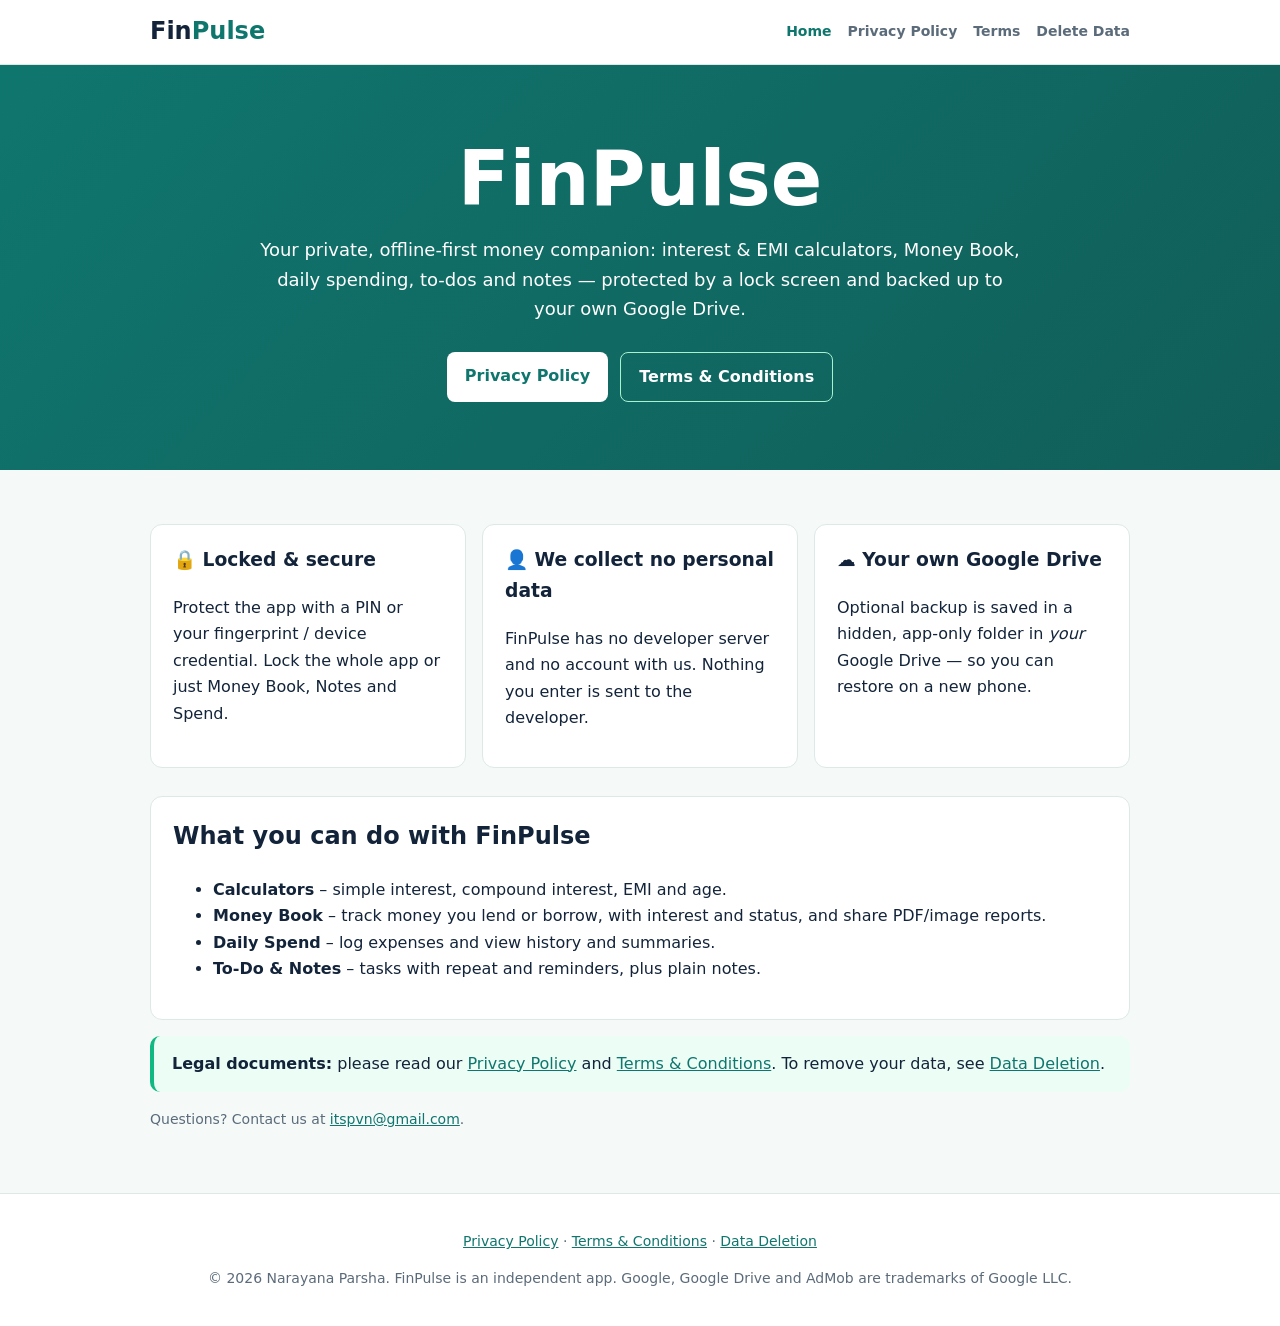
<file: index.html>
<!DOCTYPE html>
<html lang="en">
<head>
<meta charset="utf-8">
<meta name="viewport" content="width=device-width, initial-scale=1">
<title>FinPulse – Private Finance App</title>
<meta name="description" content="FinPulse: private, offline-first finance app with lock screen and Google Drive backup. Privacy Policy and Terms.">
<link rel="icon" href="favicon.svg" type="image/svg+xml">
<meta name="google-site-verification" content="RslK-AcohE0uaUzPrmhA1FlvrIW7TJWwScxDpN1WVqI" />
<link rel="stylesheet" href="assets/style.css">
</head>
<body>
<header class="site"><div class="wrap">
<a class="logo" href="index.html">Fin<span>Pulse</span></a>
<nav>
<a href="index.html" class="on">Home</a>
<a href="privacy-policy.html">Privacy Policy</a>
<a href="terms-and-conditions.html">Terms</a>
<a href="data-deletion.html">Delete Data</a>
</nav></div></header>
<section class="hero">
<h1>FinPulse</h1>
<p>Your private, offline-first money companion: interest &amp; EMI calculators, Money Book, daily spending, to-dos and notes &mdash; protected by a lock screen and backed up to your own Google Drive.</p>
<div class="btns"><a class="btn" href="privacy-policy.html">Privacy Policy</a><a class="btn ghost" href="terms-and-conditions.html">Terms &amp; Conditions</a></div>
</section><main><div class="wrap">
<div class="grid" style="margin-top:8px">
<div class="card"><h3>&#128274; Locked &amp; secure</h3><p>Protect the app with a PIN or your fingerprint / device credential. Lock the whole app or just Money Book, Notes and Spend.</p></div>
<div class="card"><h3>&#128100; We collect no personal data</h3><p>FinPulse has no developer server and no account with us. Nothing you enter is sent to the developer.</p></div>
<div class="card"><h3>&#9729;&#65039; Your own Google Drive</h3><p>Optional backup is saved in a hidden, app-only folder in <em>your</em> Google Drive &mdash; so you can restore on a new phone.</p></div>
</div>
<div class="card">
<h2>What you can do with FinPulse</h2>
<ul>
<li><strong>Calculators</strong> &ndash; simple interest, compound interest, EMI and age.</li>
<li><strong>Money Book</strong> &ndash; track money you lend or borrow, with interest and status, and share PDF/image reports.</li>
<li><strong>Daily Spend</strong> &ndash; log expenses and view history and summaries.</li>
<li><strong>To-Do &amp; Notes</strong> &ndash; tasks with repeat and reminders, plus plain notes.</li>
</ul>
</div>
<div class="note"><strong>Legal documents:</strong> please read our <a href="privacy-policy.html">Privacy Policy</a> and <a href="terms-and-conditions.html">Terms &amp; Conditions</a>. To remove your data, see <a href="data-deletion.html">Data Deletion</a>.</div>
<p class="meta">Questions? Contact us at <a href="mailto:itspvn@gmail.com">itspvn@gmail.com</a>.</p>
</div></main>
<footer><div class="wrap">
<p><a href="privacy-policy.html">Privacy Policy</a> &middot; <a href="terms-and-conditions.html">Terms &amp; Conditions</a> &middot; <a href="data-deletion.html">Data Deletion</a></p>
<p>&copy; 2026 Narayana Parsha. FinPulse is an independent app. Google, Google Drive and AdMob are trademarks of Google LLC.</p>
</div></footer>
</body></html>
</file>
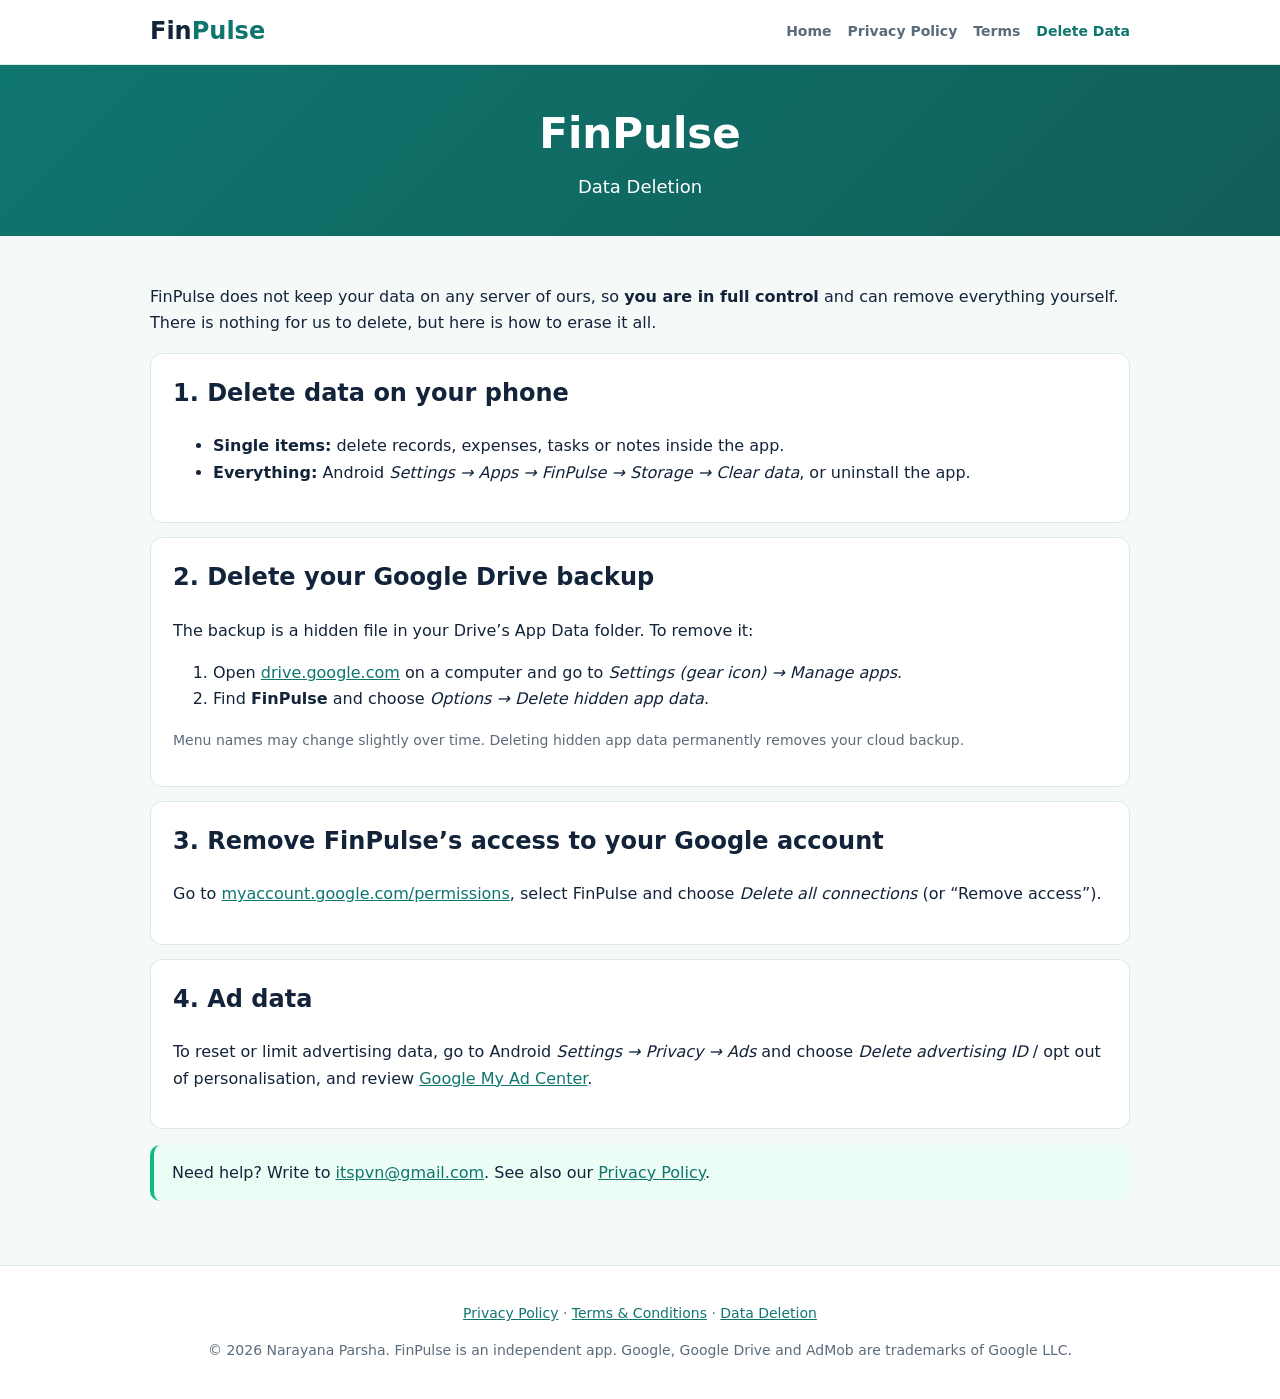
<file: data-deletion.html>
<!DOCTYPE html>
<html lang="en">
<head>
<meta charset="utf-8">
<meta name="viewport" content="width=device-width, initial-scale=1">
<title>FinPulse – Data Deletion</title>
<meta name="description" content="How to delete your FinPulse data from your device and Google Drive.">
<link rel="icon" href="favicon.svg" type="image/svg+xml">
<link rel="stylesheet" href="assets/style.css">
</head>
<body>
<header class="site"><div class="wrap">
<a class="logo" href="index.html">Fin<span>Pulse</span></a>
<nav>
<a href="index.html">Home</a>
<a href="privacy-policy.html">Privacy Policy</a>
<a href="terms-and-conditions.html">Terms</a>
<a href="data-deletion.html" class="on">Delete Data</a>
</nav></div></header>
<div class="pagehead"><h1>FinPulse</h1><p>Data Deletion</p></div><main><div class="wrap">
<p>FinPulse does not keep your data on any server of ours, so <strong>you are in full control</strong> and can remove everything yourself. There is nothing for us to delete, but here is how to erase it all.</p>

<div class="card"><h2>1. Delete data on your phone</h2>
<ul>
<li><strong>Single items:</strong> delete records, expenses, tasks or notes inside the app.</li>
<li><strong>Everything:</strong> Android <em>Settings &rarr; Apps &rarr; FinPulse &rarr; Storage &rarr; Clear data</em>, or uninstall the app.</li>
</ul></div>

<div class="card"><h2>2. Delete your Google Drive backup</h2>
<p>The backup is a hidden file in your Drive&rsquo;s App Data folder. To remove it:</p>
<ol>
<li>Open <a href="https://drive.google.com/" target="_blank" rel="noopener">drive.google.com</a> on a computer and go to <em>Settings (gear icon) &rarr; Manage apps</em>.</li>
<li>Find <strong>FinPulse</strong> and choose <em>Options &rarr; Delete hidden app data</em>.</li>
</ol>
<p class="meta">Menu names may change slightly over time. Deleting hidden app data permanently removes your cloud backup.</p></div>

<div class="card"><h2>3. Remove FinPulse&rsquo;s access to your Google account</h2>
<p>Go to <a href="https://myaccount.google.com/permissions" target="_blank" rel="noopener">myaccount.google.com/permissions</a>, select FinPulse and choose <em>Delete all connections</em> (or &ldquo;Remove access&rdquo;).</p></div>

<div class="card"><h2>4. Ad data</h2>
<p>To reset or limit advertising data, go to Android <em>Settings &rarr; Privacy &rarr; Ads</em> and choose <em>Delete advertising ID</em> / opt out of personalisation, and review <a href="https://myadcenter.google.com/" target="_blank" rel="noopener">Google My Ad Center</a>.</p></div>

<div class="note">Need help? Write to <a href="mailto:itspvn@gmail.com">itspvn@gmail.com</a>. See also our <a href="privacy-policy.html">Privacy Policy</a>.</div>
</div></main>
<footer><div class="wrap">
<p><a href="privacy-policy.html">Privacy Policy</a> &middot; <a href="terms-and-conditions.html">Terms &amp; Conditions</a> &middot; <a href="data-deletion.html">Data Deletion</a></p>
<p>&copy; 2026 Narayana Parsha. FinPulse is an independent app. Google, Google Drive and AdMob are trademarks of Google LLC.</p>
</div></footer>
</body></html>
</file>
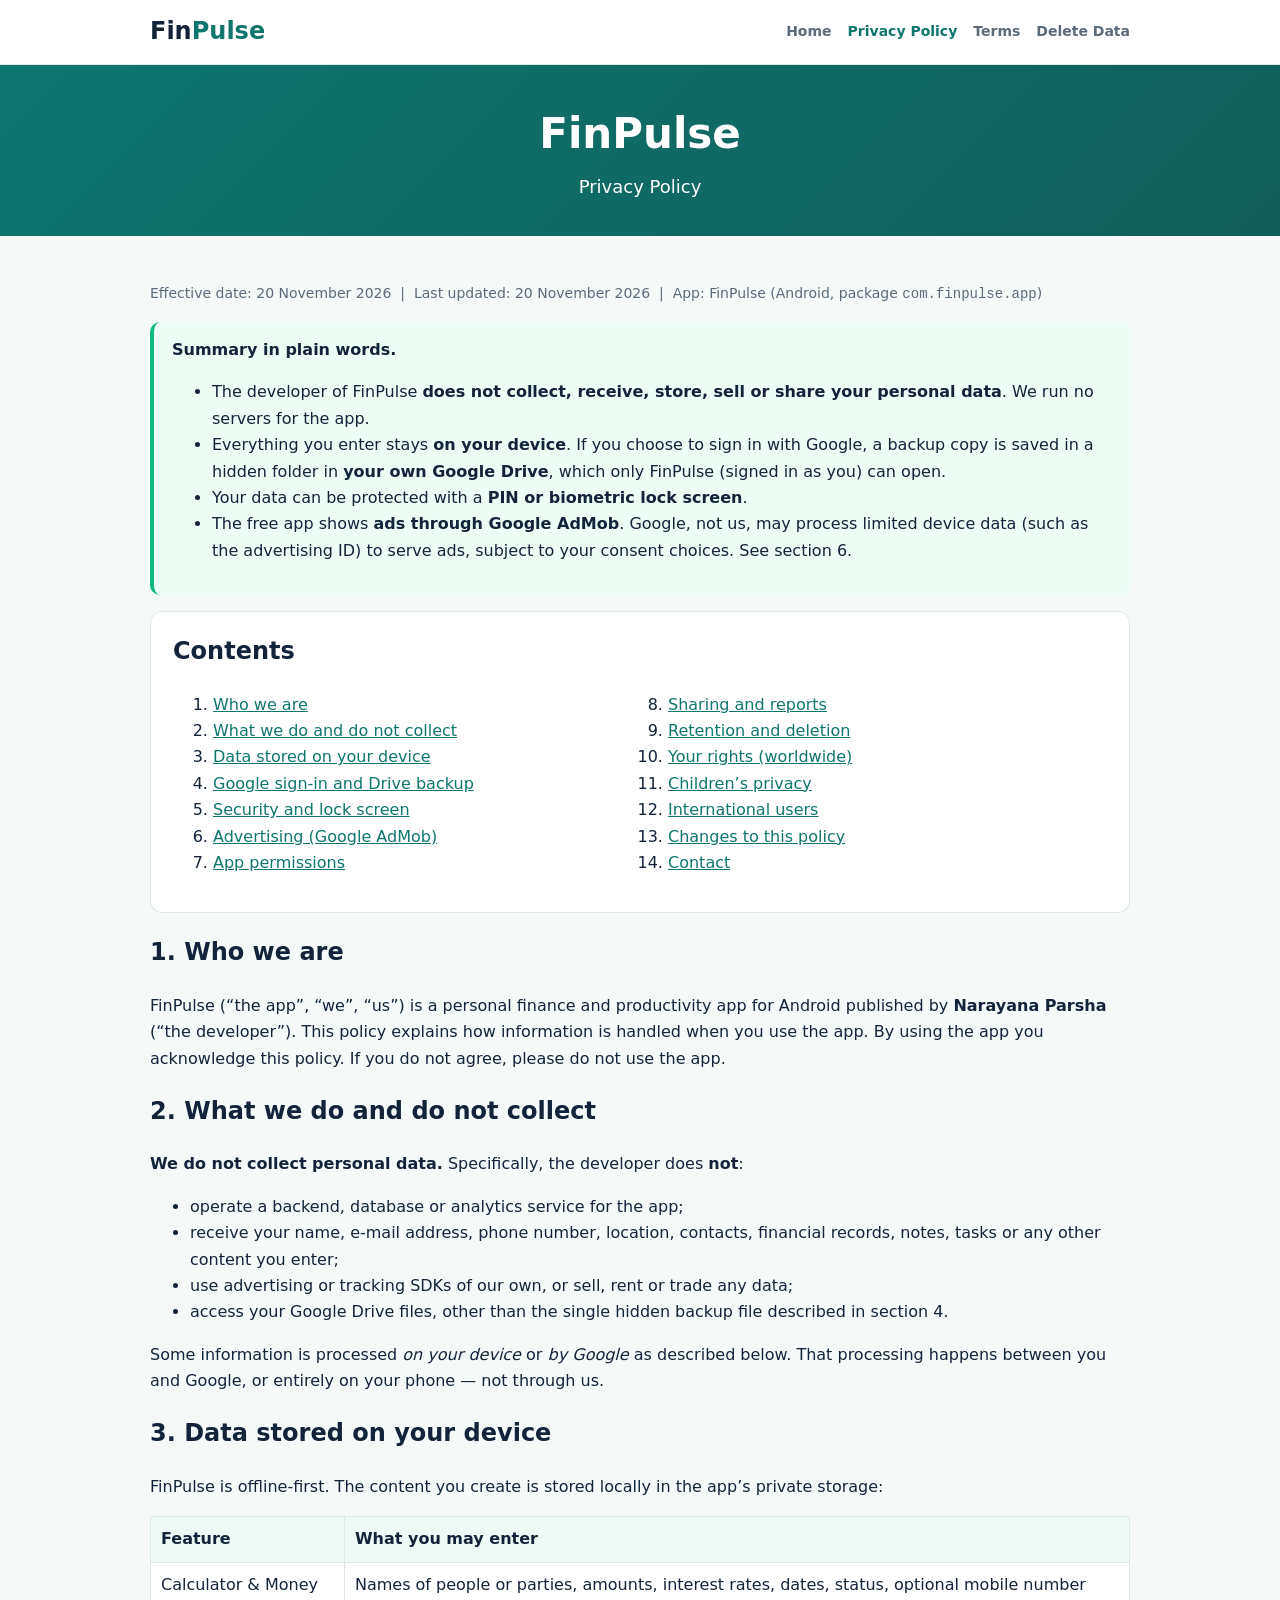
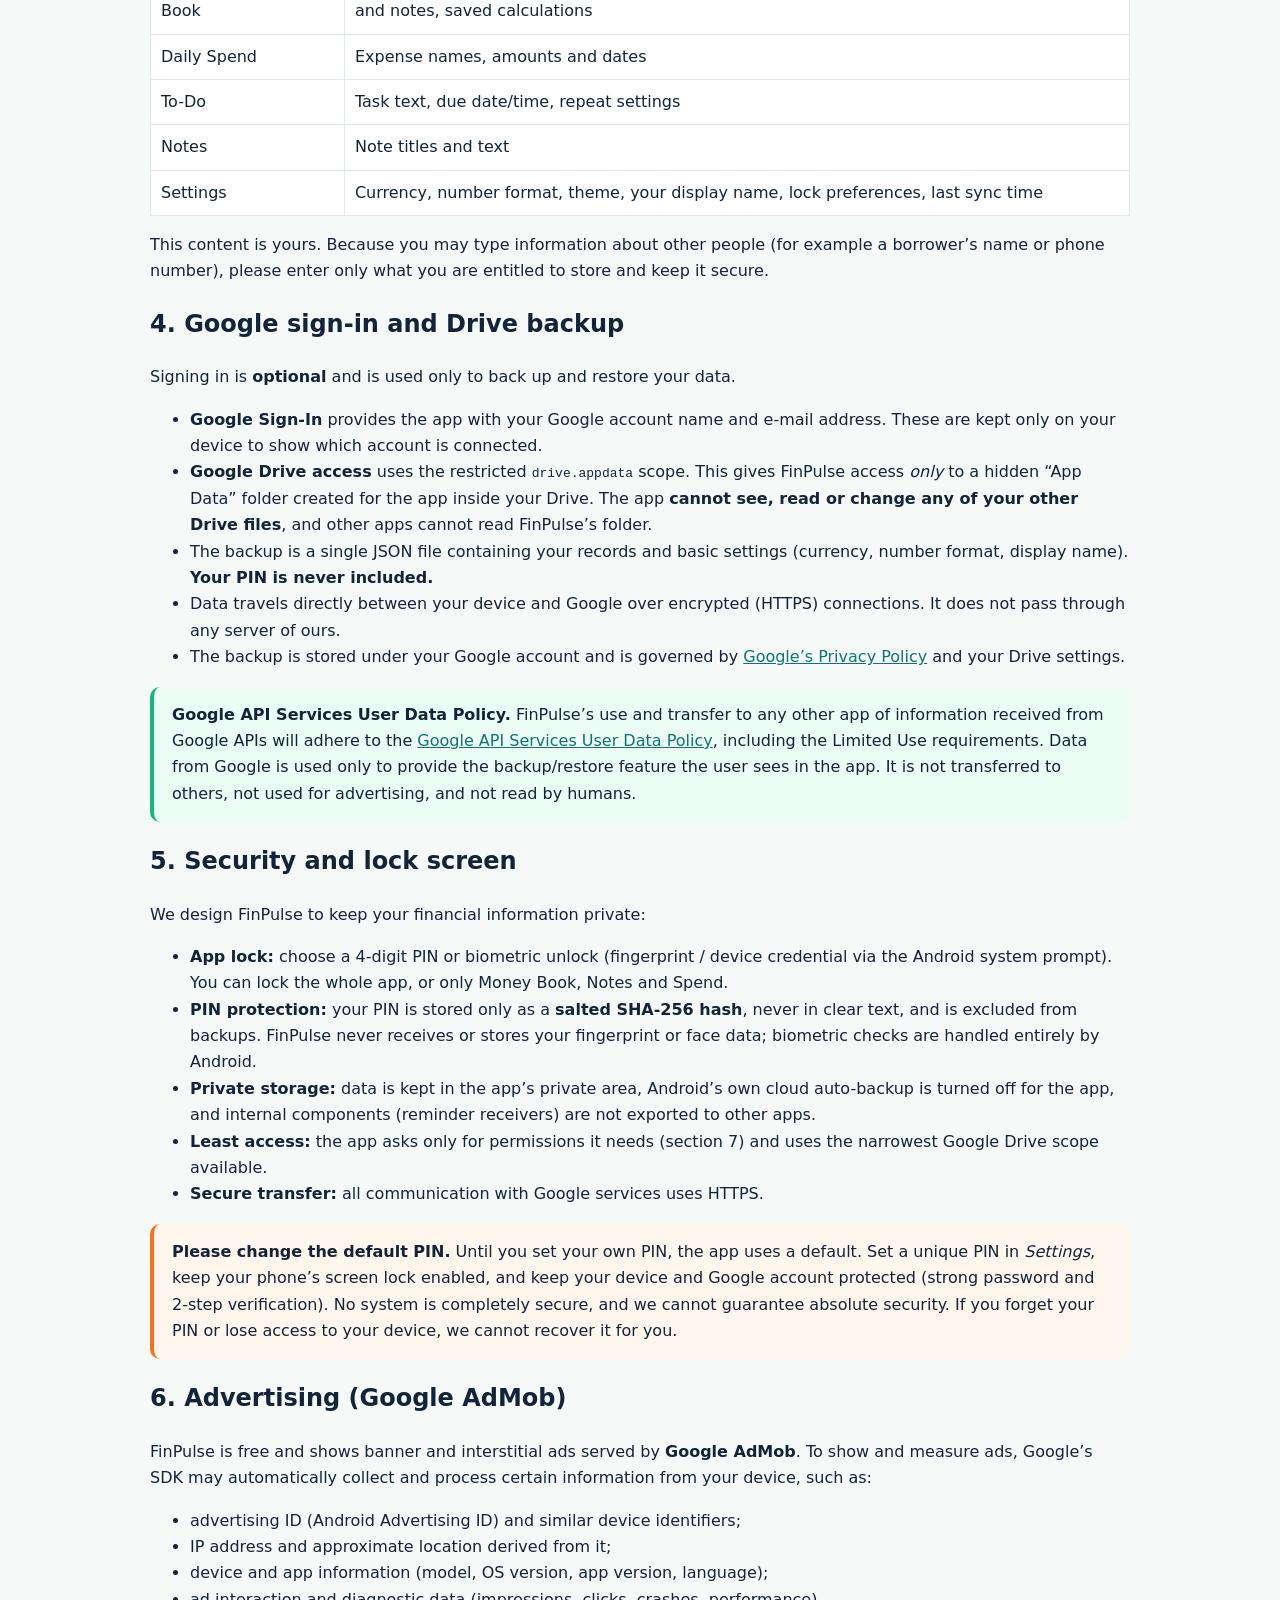
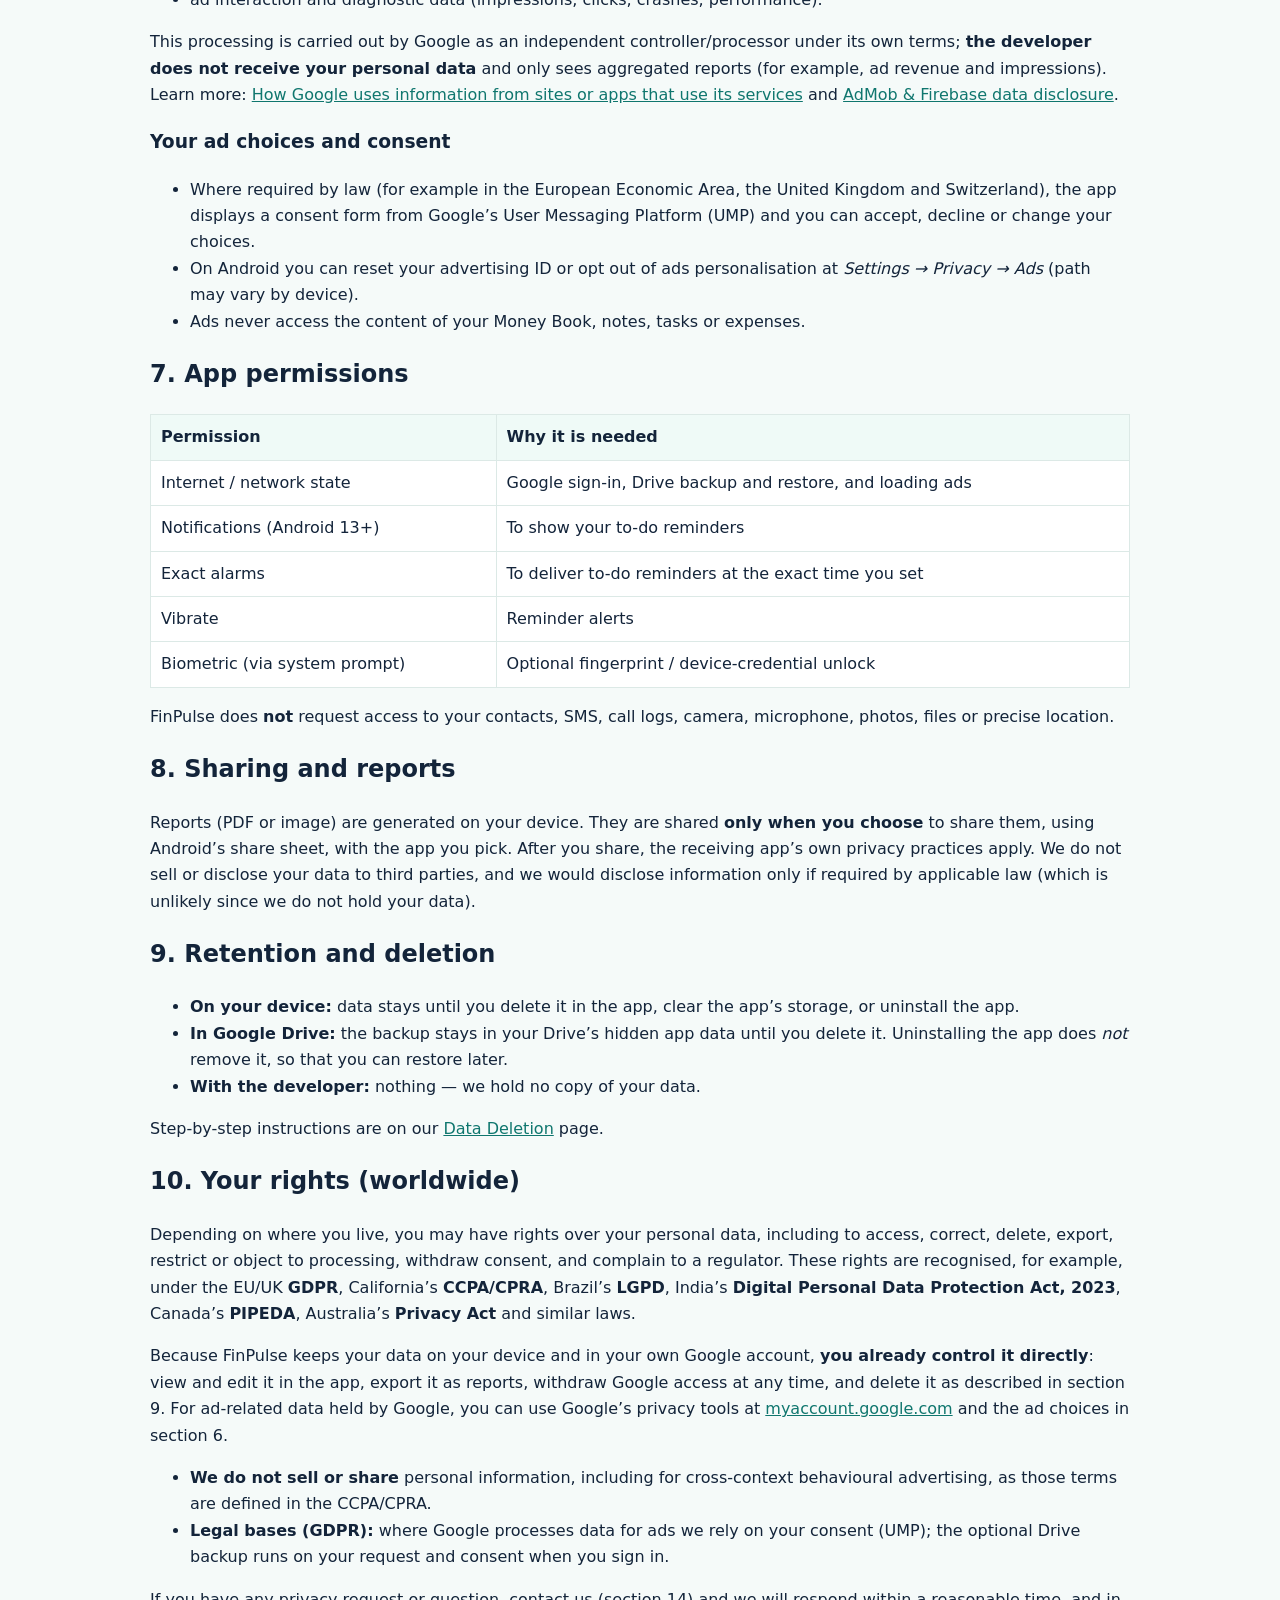
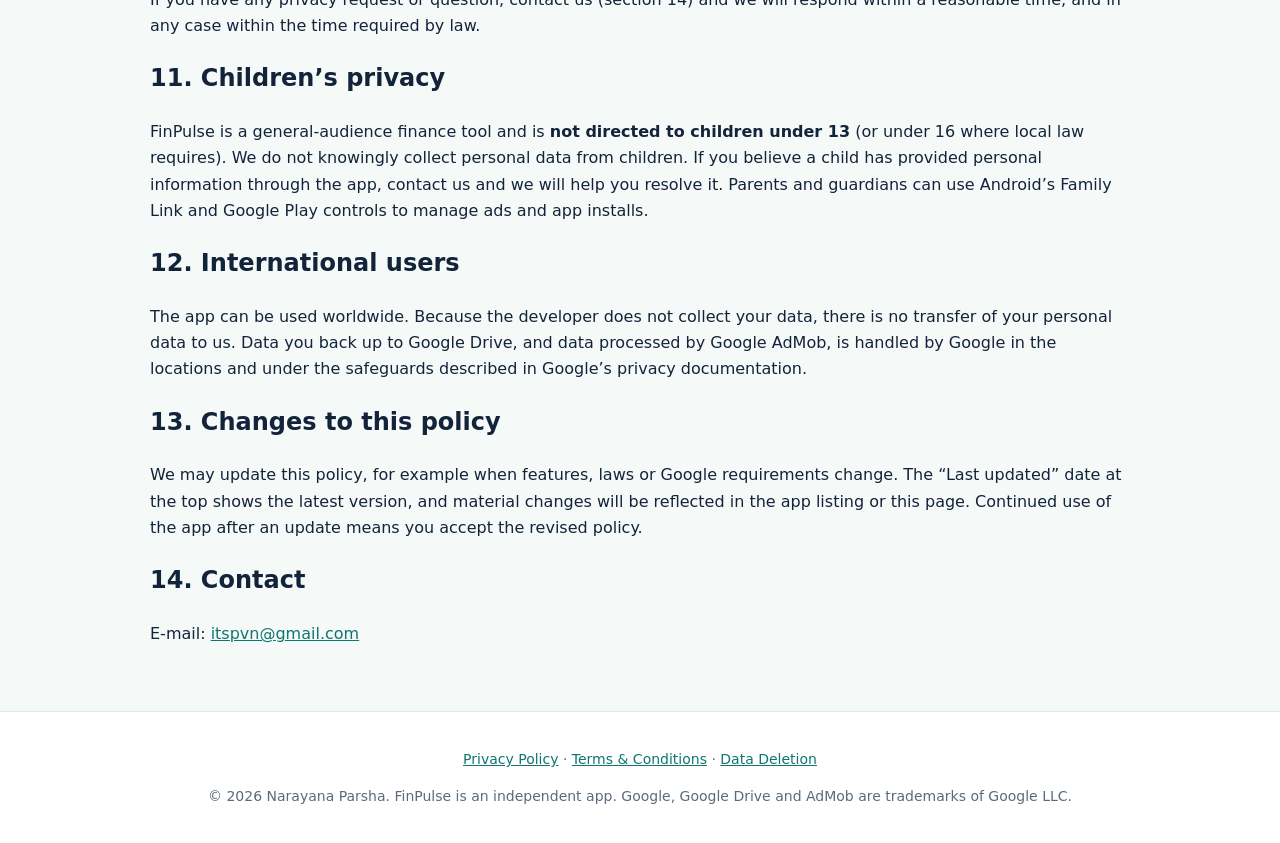
<file: privacy-policy.html>
<!DOCTYPE html>
<html lang="en">
<head>
<meta charset="utf-8">
<meta name="viewport" content="width=device-width, initial-scale=1">
<title>FinPulse – Privacy Policy</title>
<meta name="description" content="Privacy Policy for the FinPulse app: no personal data collected, Google Drive backup, app lock, AdMob and your rights worldwide.">
<link rel="icon" href="favicon.svg" type="image/svg+xml">
<link rel="stylesheet" href="assets/style.css">
</head>
<body>
<header class="site"><div class="wrap">
<a class="logo" href="index.html">Fin<span>Pulse</span></a>
<nav>
<a href="index.html">Home</a>
<a href="privacy-policy.html" class="on">Privacy Policy</a>
<a href="terms-and-conditions.html">Terms</a>
<a href="data-deletion.html">Delete Data</a>
</nav></div></header>
<div class="pagehead"><h1>FinPulse</h1><p>Privacy Policy</p></div><main><div class="wrap">
<p class="meta">Effective date: 20 November 2026 &nbsp;|&nbsp; Last updated: 20 November 2026 &nbsp;|&nbsp; App: FinPulse (Android, package <code>com.finpulse.app</code>)</p>

<div class="note"><strong>Summary in plain words.</strong>
<ul>
<li>The developer of FinPulse <strong>does not collect, receive, store, sell or share your personal data</strong>. We run no servers for the app.</li>
<li>Everything you enter stays <strong>on your device</strong>. If you choose to sign in with Google, a backup copy is saved in a hidden folder in <strong>your own Google Drive</strong>, which only FinPulse (signed in as you) can open.</li>
<li>Your data can be protected with a <strong>PIN or biometric lock screen</strong>.</li>
<li>The free app shows <strong>ads through Google AdMob</strong>. Google, not us, may process limited device data (such as the advertising ID) to serve ads, subject to your consent choices. See section 6.</li>
</ul></div>

<div class="card"><h2>Contents</h2>
<ol class="toc">
<li><a href="#who">Who we are</a></li>
<li><a href="#collect">What we do and do not collect</a></li>
<li><a href="#device">Data stored on your device</a></li>
<li><a href="#drive">Google sign-in and Drive backup</a></li>
<li><a href="#security">Security and lock screen</a></li>
<li><a href="#ads">Advertising (Google AdMob)</a></li>
<li><a href="#permissions">App permissions</a></li>
<li><a href="#sharing">Sharing and reports</a></li>
<li><a href="#retention">Retention and deletion</a></li>
<li><a href="#rights">Your rights (worldwide)</a></li>
<li><a href="#children">Children&rsquo;s privacy</a></li>
<li><a href="#transfers">International users</a></li>
<li><a href="#changes">Changes to this policy</a></li>
<li><a href="#contact">Contact</a></li>
</ol></div>

<h2 id="who">1. Who we are</h2>
<p>FinPulse (&ldquo;the app&rdquo;, &ldquo;we&rdquo;, &ldquo;us&rdquo;) is a personal finance and productivity app for Android published by <strong>Narayana Parsha</strong> (&ldquo;the developer&rdquo;). This policy explains how information is handled when you use the app. By using the app you acknowledge this policy. If you do not agree, please do not use the app.</p>

<h2 id="collect">2. What we do and do not collect</h2>
<p><strong>We do not collect personal data.</strong> Specifically, the developer does <strong>not</strong>:</p>
<ul>
<li>operate a backend, database or analytics service for the app;</li>
<li>receive your name, e-mail address, phone number, location, contacts, financial records, notes, tasks or any other content you enter;</li>
<li>use advertising or tracking SDKs of our own, or sell, rent or trade any data;</li>
<li>access your Google Drive files, other than the single hidden backup file described in section 4.</li>
</ul>
<p>Some information is processed <em>on your device</em> or <em>by Google</em> as described below. That processing happens between you and Google, or entirely on your phone &mdash; not through us.</p>

<h2 id="device">3. Data stored on your device</h2>
<p>FinPulse is offline-first. The content you create is stored locally in the app&rsquo;s private storage:</p>
<table>
<tr><th>Feature</th><th>What you may enter</th></tr>
<tr><td>Calculator &amp; Money Book</td><td>Names of people or parties, amounts, interest rates, dates, status, optional mobile number and notes, saved calculations</td></tr>
<tr><td>Daily Spend</td><td>Expense names, amounts and dates</td></tr>
<tr><td>To-Do</td><td>Task text, due date/time, repeat settings</td></tr>
<tr><td>Notes</td><td>Note titles and text</td></tr>
<tr><td>Settings</td><td>Currency, number format, theme, your display name, lock preferences, last sync time</td></tr>
</table>
<p>This content is yours. Because you may type information about other people (for example a borrower&rsquo;s name or phone number), please enter only what you are entitled to store and keep it secure.</p>

<h2 id="drive">4. Google sign-in and Drive backup</h2>
<p>Signing in is <strong>optional</strong> and is used only to back up and restore your data.</p>
<ul>
<li><strong>Google Sign-In</strong> provides the app with your Google account name and e-mail address. These are kept only on your device to show which account is connected.</li>
<li><strong>Google Drive access</strong> uses the restricted <code>drive.appdata</code> scope. This gives FinPulse access <em>only</em> to a hidden &ldquo;App Data&rdquo; folder created for the app inside your Drive. The app <strong>cannot see, read or change any of your other Drive files</strong>, and other apps cannot read FinPulse&rsquo;s folder.</li>
<li>The backup is a single JSON file containing your records and basic settings (currency, number format, display name). <strong>Your PIN is never included.</strong></li>
<li>Data travels directly between your device and Google over encrypted (HTTPS) connections. It does not pass through any server of ours.</li>
<li>The backup is stored under your Google account and is governed by <a href="https://policies.google.com/privacy" target="_blank" rel="noopener">Google&rsquo;s Privacy Policy</a> and your Drive settings.</li>
</ul>
<div class="note"><strong>Google API Services User Data Policy.</strong> FinPulse&rsquo;s use and transfer to any other app of information received from Google APIs will adhere to the <a href="https://developers.google.com/terms/api-services-user-data-policy" target="_blank" rel="noopener">Google API Services User Data Policy</a>, including the Limited Use requirements. Data from Google is used only to provide the backup/restore feature the user sees in the app. It is not transferred to others, not used for advertising, and not read by humans.</div>

<h2 id="security">5. Security and lock screen</h2>
<p>We design FinPulse to keep your financial information private:</p>
<ul>
<li><strong>App lock:</strong> choose a 4-digit PIN or biometric unlock (fingerprint / device credential via the Android system prompt). You can lock the whole app, or only Money Book, Notes and Spend.</li>
<li><strong>PIN protection:</strong> your PIN is stored only as a <strong>salted SHA-256 hash</strong>, never in clear text, and is excluded from backups. FinPulse never receives or stores your fingerprint or face data; biometric checks are handled entirely by Android.</li>
<li><strong>Private storage:</strong> data is kept in the app&rsquo;s private area, Android&rsquo;s own cloud auto-backup is turned off for the app, and internal components (reminder receivers) are not exported to other apps.</li>
<li><strong>Least access:</strong> the app asks only for permissions it needs (section 7) and uses the narrowest Google Drive scope available.</li>
<li><strong>Secure transfer:</strong> all communication with Google services uses HTTPS.</li>
</ul>
<div class="warn"><strong>Please change the default PIN.</strong> Until you set your own PIN, the app uses a default. Set a unique PIN in <em>Settings</em>, keep your phone&rsquo;s screen lock enabled, and keep your device and Google account protected (strong password and 2-step verification). No system is completely secure, and we cannot guarantee absolute security. If you forget your PIN or lose access to your device, we cannot recover it for you.</div>

<h2 id="ads">6. Advertising (Google AdMob)</h2>
<p>FinPulse is free and shows banner and interstitial ads served by <strong>Google AdMob</strong>. To show and measure ads, Google&rsquo;s SDK may automatically collect and process certain information from your device, such as:</p>
<ul>
<li>advertising ID (Android Advertising ID) and similar device identifiers;</li>
<li>IP address and approximate location derived from it;</li>
<li>device and app information (model, OS version, app version, language);</li>
<li>ad interaction and diagnostic data (impressions, clicks, crashes, performance).</li>
</ul>
<p>This processing is carried out by Google as an independent controller/processor under its own terms; <strong>the developer does not receive your personal data</strong> and only sees aggregated reports (for example, ad revenue and impressions). Learn more: <a href="https://policies.google.com/technologies/partner-sites" target="_blank" rel="noopener">How Google uses information from sites or apps that use its services</a> and <a href="https://support.google.com/admob/answer/6128543" target="_blank" rel="noopener">AdMob &amp; Firebase data disclosure</a>.</p>
<h3>Your ad choices and consent</h3>
<ul>
<li>Where required by law (for example in the European Economic Area, the United Kingdom and Switzerland), the app displays a consent form from Google&rsquo;s User Messaging Platform (UMP) and you can accept, decline or change your choices.</li>
<li>On Android you can reset your advertising ID or opt out of ads personalisation at <em>Settings &rarr; Privacy &rarr; Ads</em> (path may vary by device).</li>
<li>Ads never access the content of your Money Book, notes, tasks or expenses.</li>
</ul>

<h2 id="permissions">7. App permissions</h2>
<table>
<tr><th>Permission</th><th>Why it is needed</th></tr>
<tr><td>Internet / network state</td><td>Google sign-in, Drive backup and restore, and loading ads</td></tr>
<tr><td>Notifications (Android 13+)</td><td>To show your to-do reminders</td></tr>
<tr><td>Exact alarms</td><td>To deliver to-do reminders at the exact time you set</td></tr>
<tr><td>Vibrate</td><td>Reminder alerts</td></tr>
<tr><td>Biometric (via system prompt)</td><td>Optional fingerprint / device-credential unlock</td></tr>
</table>
<p>FinPulse does <strong>not</strong> request access to your contacts, SMS, call logs, camera, microphone, photos, files or precise location.</p>

<h2 id="sharing">8. Sharing and reports</h2>
<p>Reports (PDF or image) are generated on your device. They are shared <strong>only when you choose</strong> to share them, using Android&rsquo;s share sheet, with the app you pick. After you share, the receiving app&rsquo;s own privacy practices apply. We do not sell or disclose your data to third parties, and we would disclose information only if required by applicable law (which is unlikely since we do not hold your data).</p>

<h2 id="retention">9. Retention and deletion</h2>
<ul>
<li><strong>On your device:</strong> data stays until you delete it in the app, clear the app&rsquo;s storage, or uninstall the app.</li>
<li><strong>In Google Drive:</strong> the backup stays in your Drive&rsquo;s hidden app data until you delete it. Uninstalling the app does <em>not</em> remove it, so that you can restore later.</li>
<li><strong>With the developer:</strong> nothing &mdash; we hold no copy of your data.</li>
</ul>
<p>Step-by-step instructions are on our <a href="data-deletion.html">Data Deletion</a> page.</p>

<h2 id="rights">10. Your rights (worldwide)</h2>
<p>Depending on where you live, you may have rights over your personal data, including to access, correct, delete, export, restrict or object to processing, withdraw consent, and complain to a regulator. These rights are recognised, for example, under the EU/UK <strong>GDPR</strong>, California&rsquo;s <strong>CCPA/CPRA</strong>, Brazil&rsquo;s <strong>LGPD</strong>, India&rsquo;s <strong>Digital Personal Data Protection Act, 2023</strong>, Canada&rsquo;s <strong>PIPEDA</strong>, Australia&rsquo;s <strong>Privacy Act</strong> and similar laws.</p>
<p>Because FinPulse keeps your data on your device and in your own Google account, <strong>you already control it directly</strong>: view and edit it in the app, export it as reports, withdraw Google access at any time, and delete it as described in section 9. For ad-related data held by Google, you can use Google&rsquo;s privacy tools at <a href="https://myaccount.google.com/" target="_blank" rel="noopener">myaccount.google.com</a> and the ad choices in section 6.</p>
<ul>
<li><strong>We do not sell or share</strong> personal information, including for cross-context behavioural advertising, as those terms are defined in the CCPA/CPRA.</li>
<li><strong>Legal bases (GDPR):</strong> where Google processes data for ads we rely on your consent (UMP); the optional Drive backup runs on your request and consent when you sign in.</li>
</ul>
<p>If you have any privacy request or question, contact us (section 14) and we will respond within a reasonable time, and in any case within the time required by law.</p>

<h2 id="children">11. Children&rsquo;s privacy</h2>
<p>FinPulse is a general-audience finance tool and is <strong>not directed to children under 13</strong> (or under 16 where local law requires). We do not knowingly collect personal data from children. If you believe a child has provided personal information through the app, contact us and we will help you resolve it. Parents and guardians can use Android&rsquo;s Family Link and Google Play controls to manage ads and app installs.</p>

<h2 id="transfers">12. International users</h2>
<p>The app can be used worldwide. Because the developer does not collect your data, there is no transfer of your personal data to us. Data you back up to Google Drive, and data processed by Google AdMob, is handled by Google in the locations and under the safeguards described in Google&rsquo;s privacy documentation.</p>

<h2 id="changes">13. Changes to this policy</h2>
<p>We may update this policy, for example when features, laws or Google requirements change. The &ldquo;Last updated&rdquo; date at the top shows the latest version, and material changes will be reflected in the app listing or this page. Continued use of the app after an update means you accept the revised policy.</p>

<h2 id="contact">14. Contact</h2>
<p>E-mail: <a href="mailto:itspvn@gmail.com">itspvn@gmail.com</a></p>
</div></main>
<footer><div class="wrap">
<p><a href="privacy-policy.html">Privacy Policy</a> &middot; <a href="terms-and-conditions.html">Terms &amp; Conditions</a> &middot; <a href="data-deletion.html">Data Deletion</a></p>
<p>&copy; 2026 Narayana Parsha. FinPulse is an independent app. Google, Google Drive and AdMob are trademarks of Google LLC.</p>
</div></footer>
</body></html>
</file>
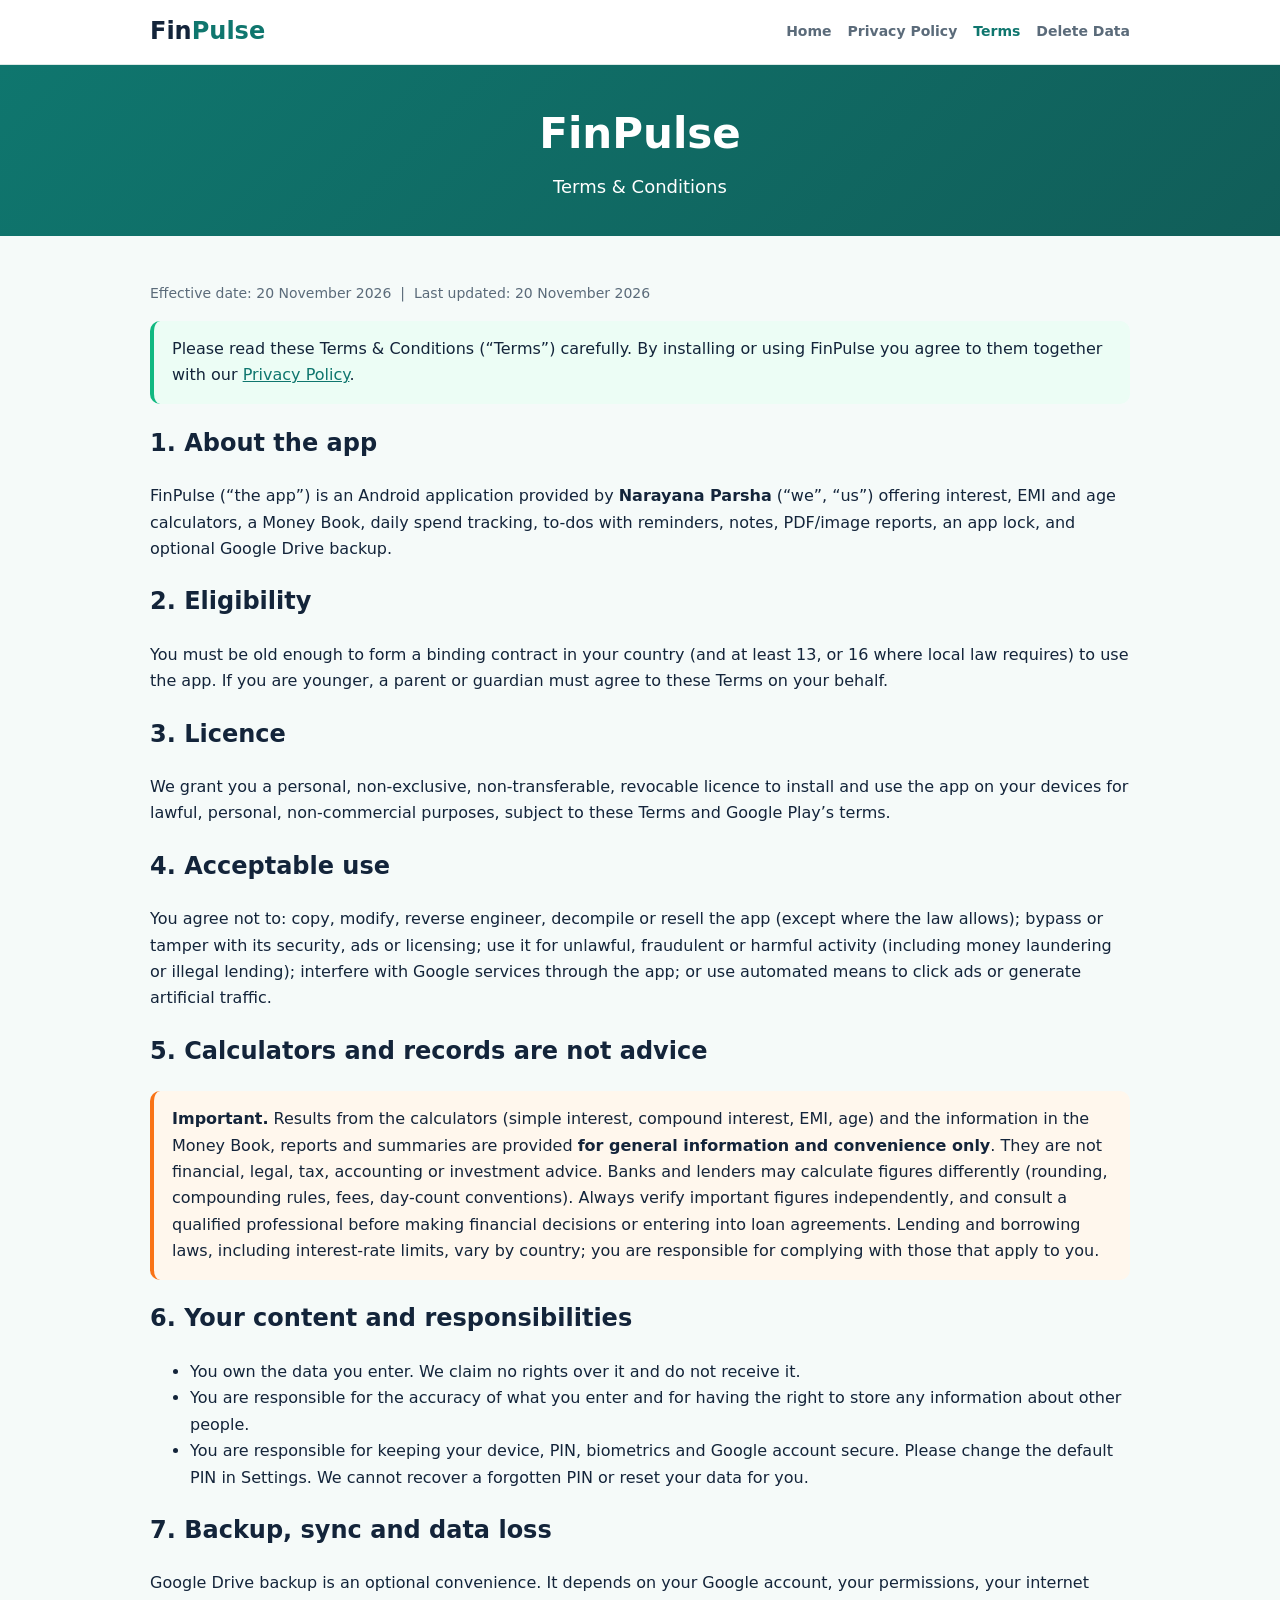
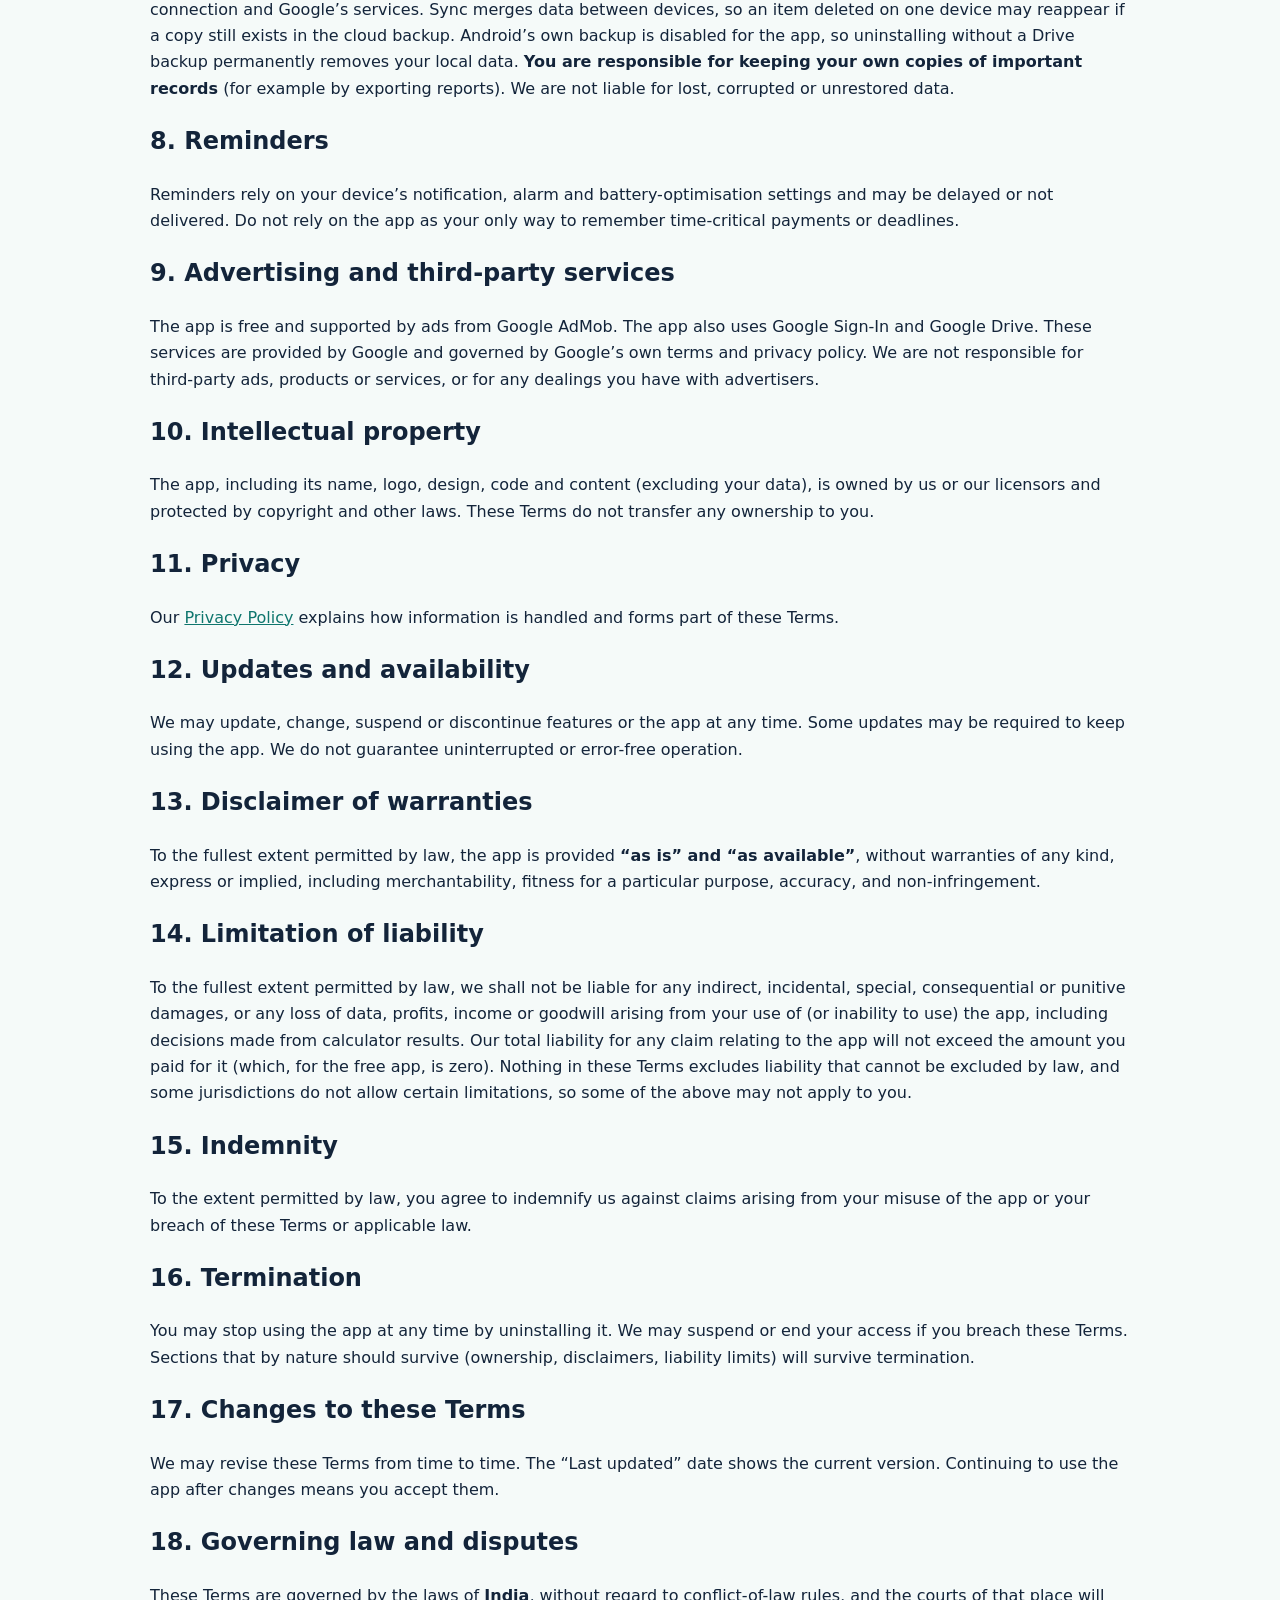
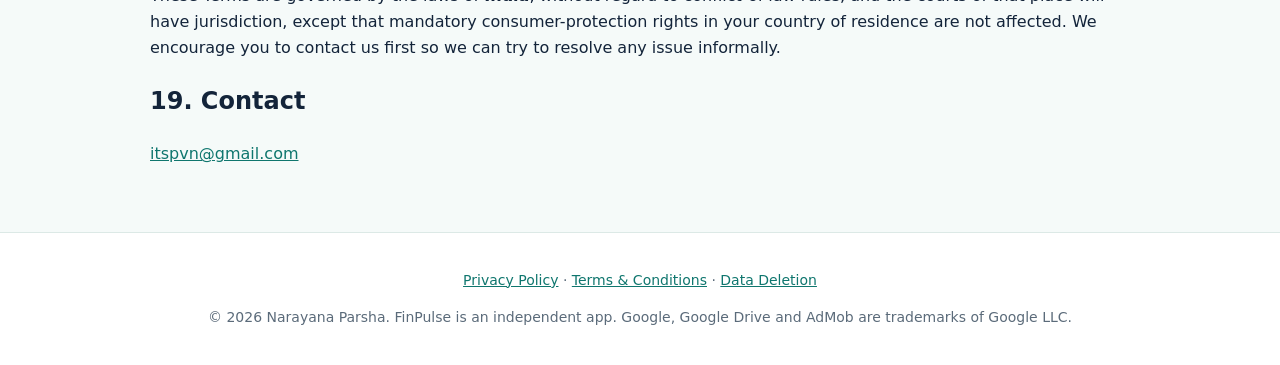
<file: terms-and-conditions.html>
<!DOCTYPE html>
<html lang="en">
<head>
<meta charset="utf-8">
<meta name="viewport" content="width=device-width, initial-scale=1">
<title>FinPulse – Terms & Conditions</title>
<meta name="description" content="Terms and Conditions for using the FinPulse app.">
<link rel="icon" href="favicon.svg" type="image/svg+xml">
<link rel="stylesheet" href="assets/style.css">
</head>
<body>
<header class="site"><div class="wrap">
<a class="logo" href="index.html">Fin<span>Pulse</span></a>
<nav>
<a href="index.html">Home</a>
<a href="privacy-policy.html">Privacy Policy</a>
<a href="terms-and-conditions.html" class="on">Terms</a>
<a href="data-deletion.html">Delete Data</a>
</nav></div></header>
<div class="pagehead"><h1>FinPulse</h1><p>Terms &amp; Conditions</p></div><main><div class="wrap">
<p class="meta">Effective date: 20 November 2026 &nbsp;|&nbsp; Last updated: 20 November 2026</p>
<div class="note">Please read these Terms &amp; Conditions (&ldquo;Terms&rdquo;) carefully. By installing or using FinPulse you agree to them together with our <a href="privacy-policy.html">Privacy Policy</a>.</div>

<h2>1. About the app</h2>
<p>FinPulse (&ldquo;the app&rdquo;) is an Android application provided by <strong>Narayana Parsha</strong> (&ldquo;we&rdquo;, &ldquo;us&rdquo;) offering interest, EMI and age calculators, a Money Book, daily spend tracking, to-dos with reminders, notes, PDF/image reports, an app lock, and optional Google Drive backup.</p>

<h2>2. Eligibility</h2>
<p>You must be old enough to form a binding contract in your country (and at least 13, or 16 where local law requires) to use the app. If you are younger, a parent or guardian must agree to these Terms on your behalf.</p>

<h2>3. Licence</h2>
<p>We grant you a personal, non-exclusive, non-transferable, revocable licence to install and use the app on your devices for lawful, personal, non-commercial purposes, subject to these Terms and Google Play&rsquo;s terms.</p>

<h2>4. Acceptable use</h2>
<p>You agree not to: copy, modify, reverse engineer, decompile or resell the app (except where the law allows); bypass or tamper with its security, ads or licensing; use it for unlawful, fraudulent or harmful activity (including money laundering or illegal lending); interfere with Google services through the app; or use automated means to click ads or generate artificial traffic.</p>

<h2>5. Calculators and records are not advice</h2>
<div class="warn"><strong>Important.</strong> Results from the calculators (simple interest, compound interest, EMI, age) and the information in the Money Book, reports and summaries are provided <strong>for general information and convenience only</strong>. They are not financial, legal, tax, accounting or investment advice. Banks and lenders may calculate figures differently (rounding, compounding rules, fees, day-count conventions). Always verify important figures independently, and consult a qualified professional before making financial decisions or entering into loan agreements. Lending and borrowing laws, including interest-rate limits, vary by country; you are responsible for complying with those that apply to you.</div>

<h2>6. Your content and responsibilities</h2>
<ul>
<li>You own the data you enter. We claim no rights over it and do not receive it.</li>
<li>You are responsible for the accuracy of what you enter and for having the right to store any information about other people.</li>
<li>You are responsible for keeping your device, PIN, biometrics and Google account secure. Please change the default PIN in Settings. We cannot recover a forgotten PIN or reset your data for you.</li>
</ul>

<h2>7. Backup, sync and data loss</h2>
<p>Google Drive backup is an optional convenience. It depends on your Google account, your permissions, your internet connection and Google&rsquo;s services. Sync merges data between devices, so an item deleted on one device may reappear if a copy still exists in the cloud backup. Android&rsquo;s own backup is disabled for the app, so uninstalling without a Drive backup permanently removes your local data. <strong>You are responsible for keeping your own copies of important records</strong> (for example by exporting reports). We are not liable for lost, corrupted or unrestored data.</p>

<h2>8. Reminders</h2>
<p>Reminders rely on your device&rsquo;s notification, alarm and battery-optimisation settings and may be delayed or not delivered. Do not rely on the app as your only way to remember time-critical payments or deadlines.</p>

<h2>9. Advertising and third-party services</h2>
<p>The app is free and supported by ads from Google AdMob. The app also uses Google Sign-In and Google Drive. These services are provided by Google and governed by Google&rsquo;s own terms and privacy policy. We are not responsible for third-party ads, products or services, or for any dealings you have with advertisers.</p>

<h2>10. Intellectual property</h2>
<p>The app, including its name, logo, design, code and content (excluding your data), is owned by us or our licensors and protected by copyright and other laws. These Terms do not transfer any ownership to you.</p>

<h2>11. Privacy</h2>
<p>Our <a href="privacy-policy.html">Privacy Policy</a> explains how information is handled and forms part of these Terms.</p>

<h2>12. Updates and availability</h2>
<p>We may update, change, suspend or discontinue features or the app at any time. Some updates may be required to keep using the app. We do not guarantee uninterrupted or error-free operation.</p>

<h2>13. Disclaimer of warranties</h2>
<p>To the fullest extent permitted by law, the app is provided <strong>&ldquo;as is&rdquo; and &ldquo;as available&rdquo;</strong>, without warranties of any kind, express or implied, including merchantability, fitness for a particular purpose, accuracy, and non-infringement.</p>

<h2>14. Limitation of liability</h2>
<p>To the fullest extent permitted by law, we shall not be liable for any indirect, incidental, special, consequential or punitive damages, or any loss of data, profits, income or goodwill arising from your use of (or inability to use) the app, including decisions made from calculator results. Our total liability for any claim relating to the app will not exceed the amount you paid for it (which, for the free app, is zero). Nothing in these Terms excludes liability that cannot be excluded by law, and some jurisdictions do not allow certain limitations, so some of the above may not apply to you.</p>

<h2>15. Indemnity</h2>
<p>To the extent permitted by law, you agree to indemnify us against claims arising from your misuse of the app or your breach of these Terms or applicable law.</p>

<h2>16. Termination</h2>
<p>You may stop using the app at any time by uninstalling it. We may suspend or end your access if you breach these Terms. Sections that by nature should survive (ownership, disclaimers, liability limits) will survive termination.</p>

<h2>17. Changes to these Terms</h2>
<p>We may revise these Terms from time to time. The &ldquo;Last updated&rdquo; date shows the current version. Continuing to use the app after changes means you accept them.</p>

<h2>18. Governing law and disputes</h2>
<p>These Terms are governed by the laws of <strong>India</strong>, without regard to conflict-of-law rules, and the courts of that place will have jurisdiction, except that mandatory consumer-protection rights in your country of residence are not affected. We encourage you to contact us first so we can try to resolve any issue informally.</p>

<h2>19. Contact</h2>
<p><a href="mailto:itspvn@gmail.com">itspvn@gmail.com</a></p>
</div></main>
<footer><div class="wrap">
<p><a href="privacy-policy.html">Privacy Policy</a> &middot; <a href="terms-and-conditions.html">Terms &amp; Conditions</a> &middot; <a href="data-deletion.html">Data Deletion</a></p>
<p>&copy; 2026 Narayana Parsha. FinPulse is an independent app. Google, Google Drive and AdMob are trademarks of Google LLC.</p>
</div></footer>
</body></html>
</file>
<file: assets/style.css>
:root{--bg:#f5faf9;--ink:#13243a;--muted:#5b6b7a;--line:#dce9e6;--brand:#0f766e;--brand2:#2dd4bf;--white:#fff}*{box-sizing:border-box}body{margin:0;font-family:system-ui,-apple-system,"Segoe UI",sans-serif;color:var(--ink);background:var(--bg);line-height:1.65}.wrap{width:min(980px,calc(100% - 32px));margin:auto}.site{background:var(--white);border-bottom:1px solid var(--line)}.site .wrap{min-height:64px;display:flex;align-items:center;justify-content:space-between;gap:20px}.logo{font-size:24px;font-weight:800;color:var(--ink);text-decoration:none}.logo span{color:var(--brand)}nav{display:flex;gap:16px;flex-wrap:wrap}nav a{color:var(--muted);text-decoration:none;font-weight:650;font-size:14px}nav a.on,nav a:hover{color:var(--brand)}.hero{text-align:center;padding:76px 24px 68px;color:white;background:linear-gradient(135deg,#0f766e,#115e59)}.hero h1{font-size:clamp(48px,9vw,76px);line-height:1;margin:0 0 18px}.hero p{max-width:760px;margin:0 auto 28px;font-size:18px}.btns{display:flex;gap:12px;justify-content:center;flex-wrap:wrap}.btn{padding:11px 18px;border-radius:8px;background:white;color:#0f766e;text-decoration:none;font-weight:800}.btn.ghost{background:transparent;border:1px solid #a7f3d0;color:white}.pagehead{text-align:center;padding:34px 16px;color:white;background:linear-gradient(135deg,#0f766e,#115e59)}.pagehead h1{margin:0;font-size:42px}.pagehead p{margin:4px 0 0;font-size:18px}main{padding:32px 0 48px}.grid{display:grid;grid-template-columns:repeat(3,1fr);gap:16px}.card{background:white;border:1px solid var(--line);border-radius:12px;padding:20px 22px;margin:14px 0}.card h2,.card h3{margin-top:0}.note,.warn{border-radius:10px;padding:15px 18px;margin:16px 0}.note{background:#ecfdf5;border-left:4px solid #10b981}.warn{background:#fff7ed;border-left:4px solid #f97316}.meta{color:var(--muted);font-size:14px}.toc{columns:2}table{width:100%;border-collapse:collapse;background:white;margin:12px 0}th,td{text-align:left;border:1px solid var(--line);padding:9px 10px;vertical-align:top}th{background:#effaf7}a{color:#0f766e}footer{border-top:1px solid var(--line);background:white;text-align:center;padding:22px 0;color:var(--muted);font-size:14px}@media(max-width:700px){.site .wrap{align-items:flex-start;flex-direction:column;padding:12px 0}.grid{grid-template-columns:1fr}.toc{columns:1}.hero{padding:58px 18px}.pagehead h1{font-size:36px}}
</file>
